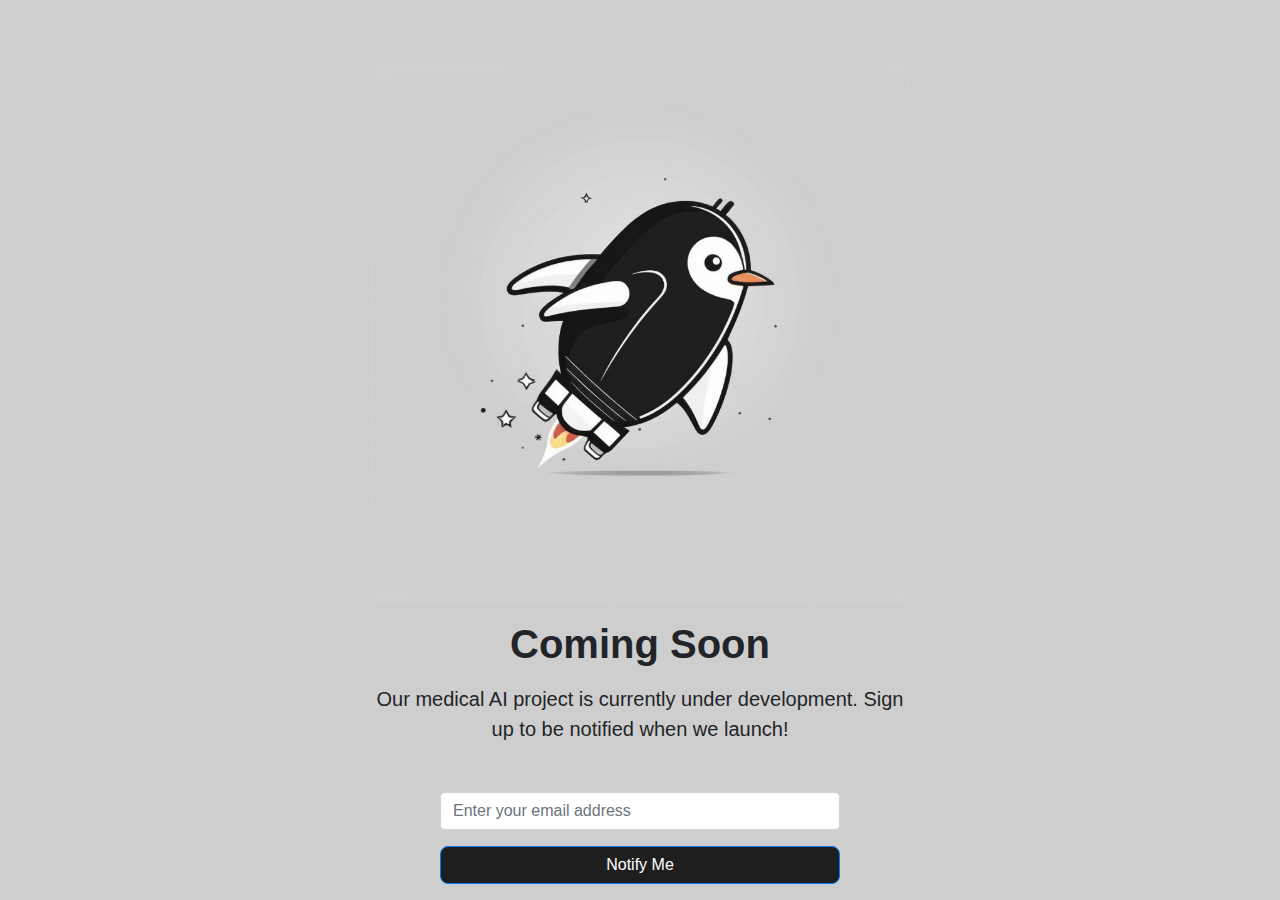
<file: index.html>
<!DOCTYPE html>
<html lang="en">
<head>
  <meta charset="UTF-8">
  <meta name="viewport" content="width=device-width, initial-scale=1.0">
  <meta http-equiv="X-UA-Compatible" content="ie=edge">
  <title>Medical AI Project</title>
  <!-- Bootstrap CSS -->
  <link rel="stylesheet" href="https://maxcdn.bootstrapcdn.com/bootstrap/4.5.2/css/bootstrap.min.css">
  <!-- Google Fonts -->
  <!-- <link rel="preconnect" href="https://fonts.googleapis.com">
  <link rel="preconnect" href="https://fonts.gstatic.com" crossorigin>
  <link href="https://fonts.googleapis.com/css2?family=Montserrat:wght@400;700&display=swap"
   rel="stylesheet"> -->
   <link rel="preconnect" href="https://fonts.googleapis.com">
   <link rel="preconnect" href="https://fonts.gstatic.com" crossorigin>
   <link href="https://fonts.googleapis.com/css2?family=Lilita+One&display=swap" rel="stylesheet">

  <!-- Custom CSS -->
  <link rel="stylesheet" href="style.css">
</head>
<body>
  <div class="container">
    <div class="row justify-content-center">
      <div class="col-md-6">
        <img src="roctor84_a_black_and_white_black_penguin_dressed_in_a_rocket_je_145c77ed-58c5-4fa6-9bb8-ea0dd01afe28.png" alt="Medical AI Project Logo" class="img-fluid mb-3">
        <h1 class="text-center mb-3" style="font-family: 'Montserrat', sans-serif;">Coming Soon</h1>
        <p class="lead text-center mb-5">Our medical AI project is currently under development. Sign up to be notified when we launch!</p>
        <form>
          <div class="form-group">
            <input type="email" class="form-control" placeholder="Enter your email address">
          </div>
          <button type="submit" class="btn btn-primary btn-block">Notify Me</button>
        </form>
      </div>
    </div>
  </div>

  <!-- Bootstrap JS -->
  <script src="https://ajax.googleapis.com/ajax/libs/jquery/3.5.1/jquery.min.js"></script>
  <script src="https://cdnjs.cloudflare.com/ajax/libs/popper.js/1.16.0/umd/popper.min.js"></script>
  <script src="https://maxcdn.bootstrapcdn.com/bootstrap/4.5.2/js/bootstrap.min.js"></script>
</body>
</html>
</file>
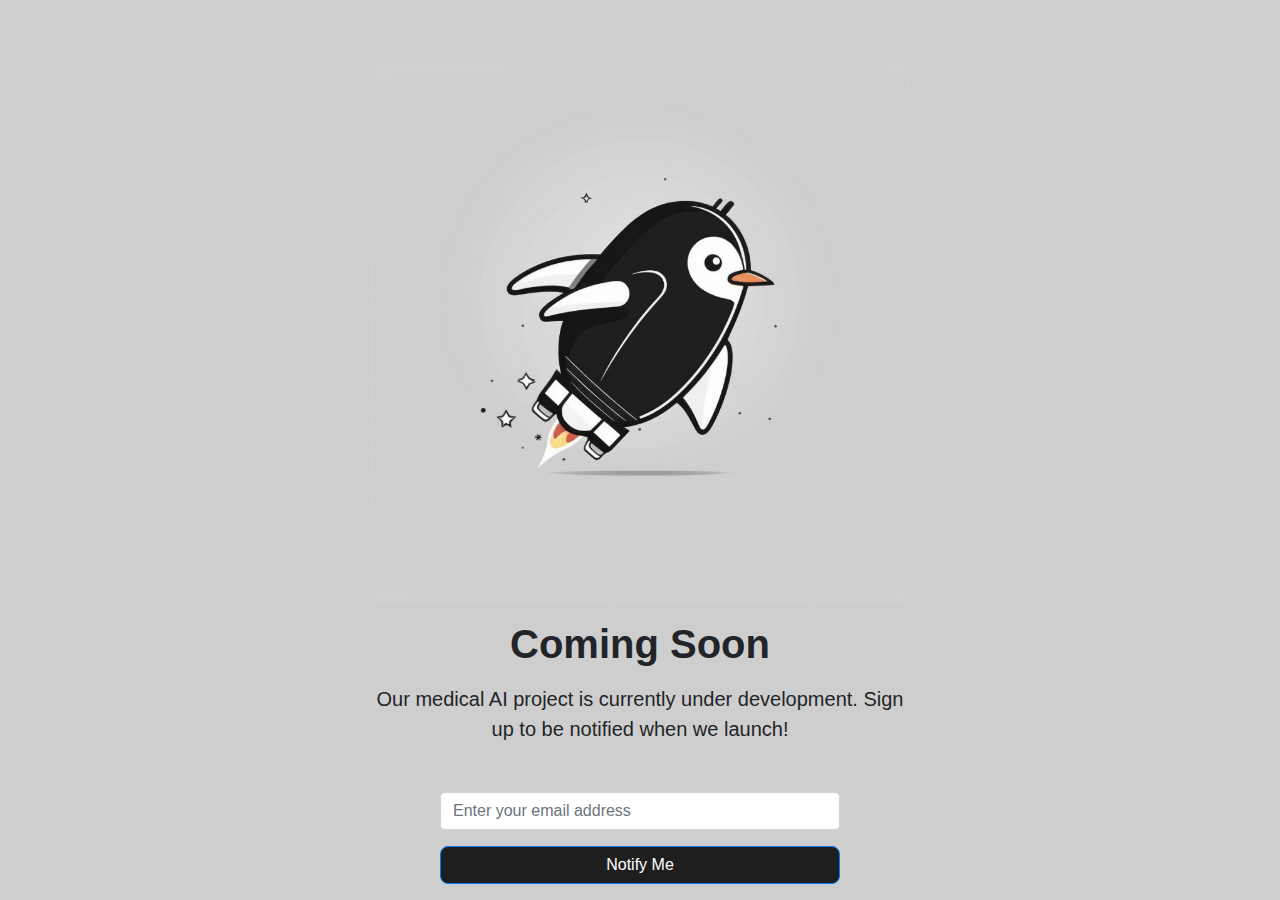
<file: templates/index.html>
<!DOCTYPE html>
<html lang="en">
<head>
  <meta charset="UTF-8">
  <meta name="viewport" content="width=device-width, initial-scale=1.0">
  <meta http-equiv="X-UA-Compatible" content="ie=edge">
  <title>Medical AI Project</title>
  <!-- Bootstrap CSS -->
  <link rel="stylesheet" href="https://maxcdn.bootstrapcdn.com/bootstrap/4.5.2/css/bootstrap.min.css">
  <!-- Google Fonts -->
  <!-- <link rel="preconnect" href="https://fonts.googleapis.com">
  <link rel="preconnect" href="https://fonts.gstatic.com" crossorigin>
  <link href="https://fonts.googleapis.com/css2?family=Montserrat:wght@400;700&display=swap"
   rel="stylesheet"> -->
   <link rel="preconnect" href="https://fonts.googleapis.com">
   <link rel="preconnect" href="https://fonts.gstatic.com" crossorigin>
   <link href="https://fonts.googleapis.com/css2?family=Lilita+One&display=swap" rel="stylesheet">

  <!-- Custom CSS -->
  <link rel="stylesheet" href="/static/style.css">
</head>
<body>
  <div class="container">
    <div class="row justify-content-center">
      <div class="col-md-6">
        <img src="/static/assests/logo.png" alt="Medical AI Project Logo" class="img-fluid mb-3">
        <h1 class="text-center mb-3" style="font-family: 'Montserrat', sans-serif;">Coming Soon</h1>
        <p class="lead text-center mb-5">Our medical AI project is currently under development. Sign up to be notified when we launch!</p>
        <form>
          <div class="form-group">
            <input type="email" class="form-control" placeholder="Enter your email address">
          </div>
          <button type="submit" class="btn btn-primary btn-block">Notify Me</button>
        </form>
      </div>
    </div>
  </div>

  <!-- Bootstrap JS -->
  <script src="https://ajax.googleapis.com/ajax/libs/jquery/3.5.1/jquery.min.js"></script>
  <script src="https://cdnjs.cloudflare.com/ajax/libs/popper.js/1.16.0/umd/popper.min.js"></script>
  <script src="https://maxcdn.bootstrapcdn.com/bootstrap/4.5.2/js/bootstrap.min.js"></script>
</body>
</html>
</file>
<file: style.css>
/* font-family: 'Lilita One', cursive; */
/* font-family: 'Quicksand', sans-serif; */


body {
    background-color: #CFCECE;
  }
  
  .container {
    margin-top: 5%;
  }
  
  form {
    max-width: 400px;
    margin: 0 auto;
  }

h1{
    font-family: 'Lilita One', cursive;
    font-weight: 900;
}

p{
    font-family: 'Quicksand', sans-serif;
}

.btn-primary{
    background-color: #1E1E1F;
    border-radius: .5rem;
}
</file>
<file: static/style.css>
/* font-family: 'Lilita One', cursive; */
/* font-family: 'Quicksand', sans-serif; */


body {
    background-color: #CFCECE;
  }
  
  .container {
    margin-top: 5%;
  }
  
  form {
    max-width: 400px;
    margin: 0 auto;
  }

h1{
    font-family: 'Lilita One', cursive;
    font-weight: 900;
}

p{
    font-family: 'Quicksand', sans-serif;
}

.btn-primary{
    background-color: #1E1E1F;
    border-radius: .5rem;
}
</file>
